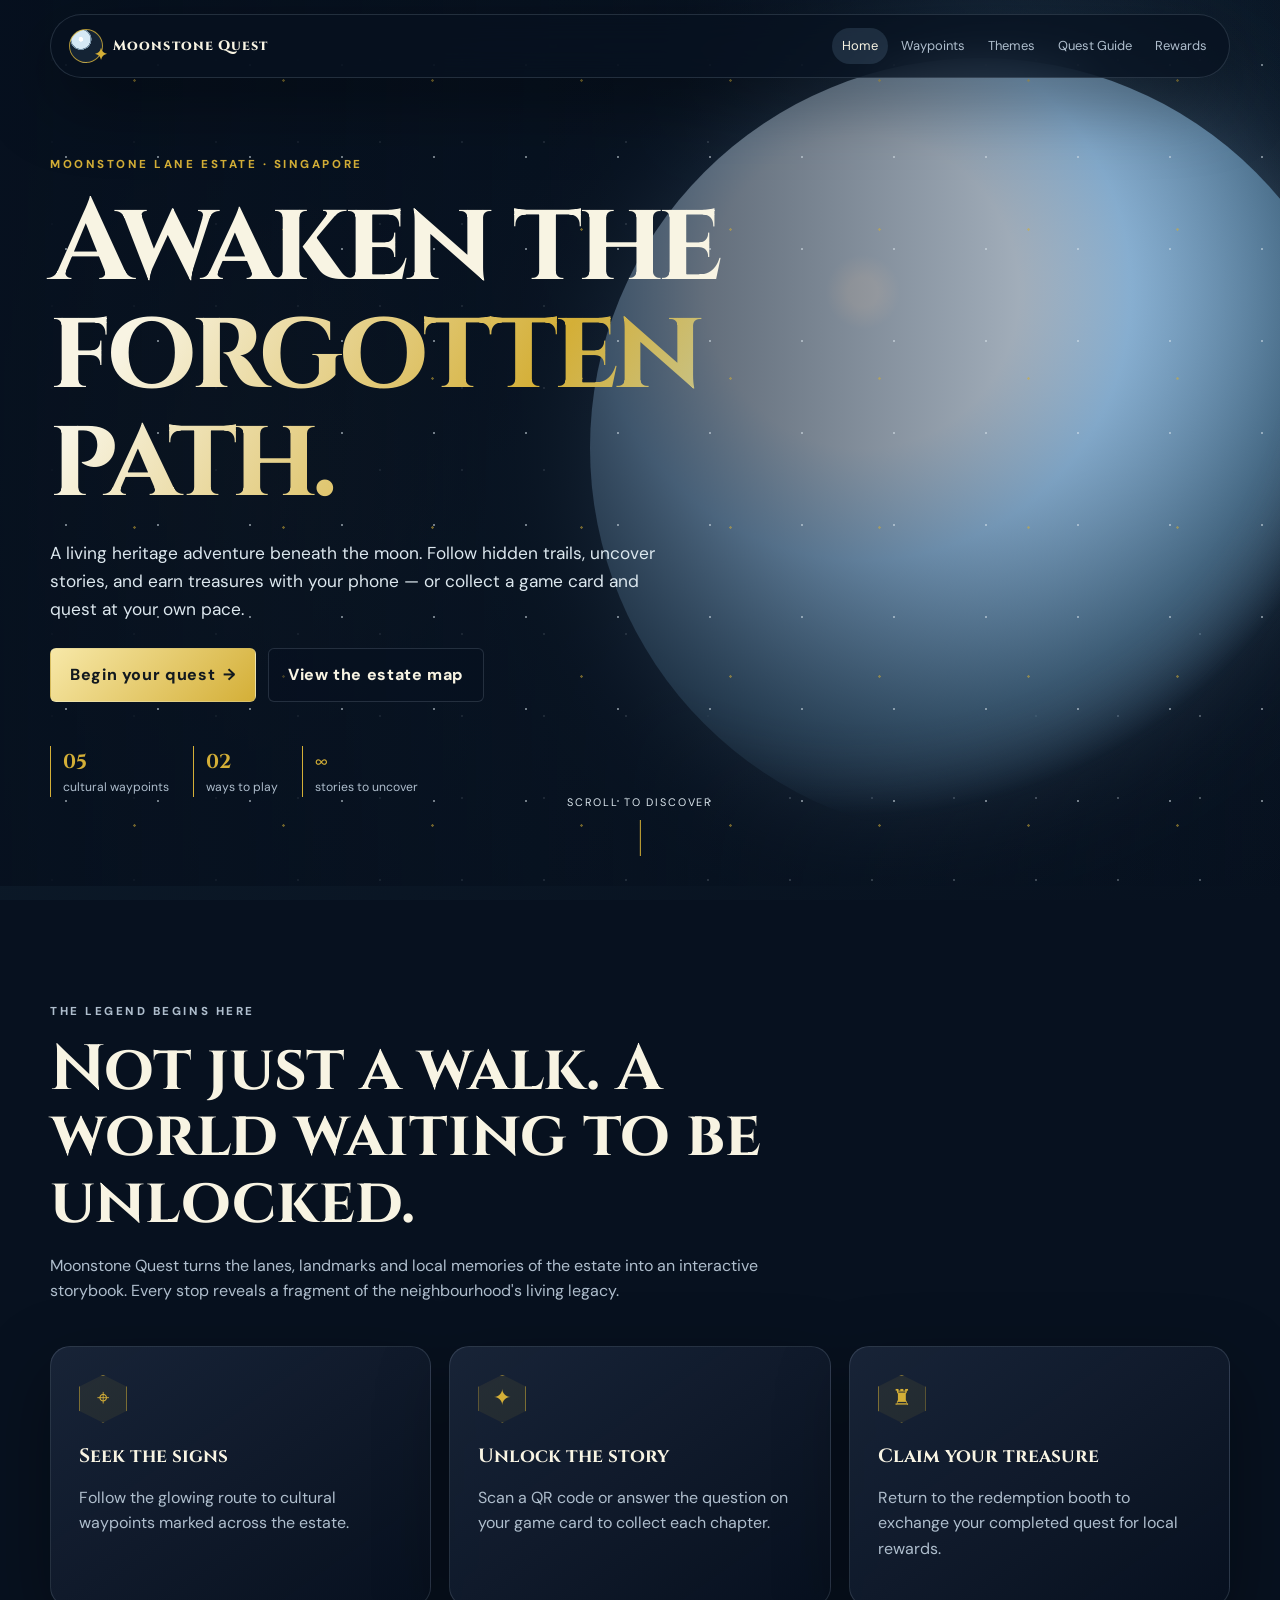
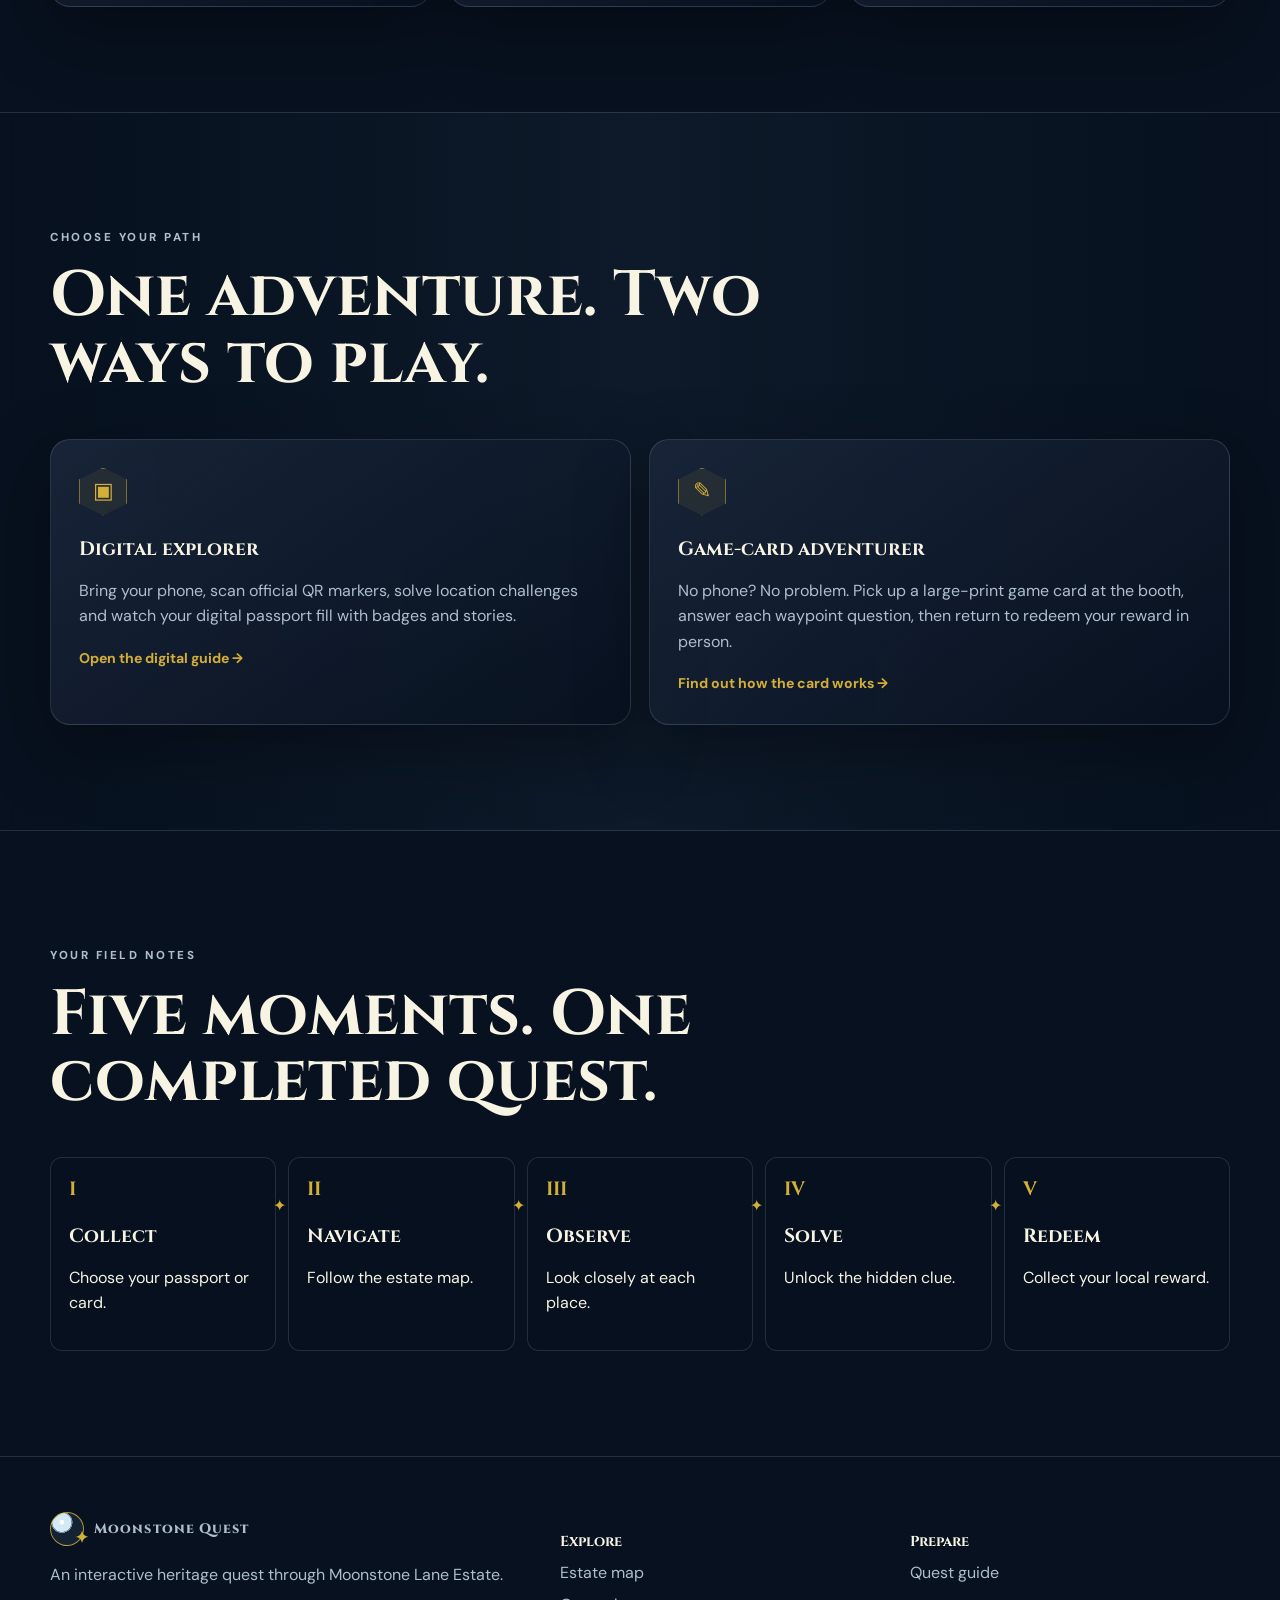
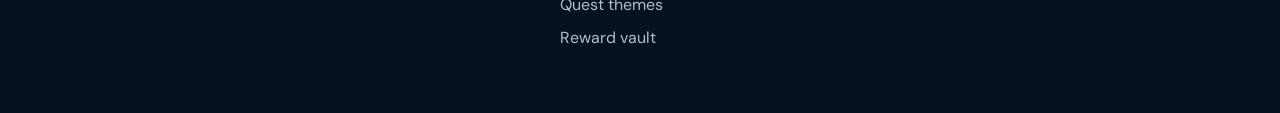
<file: index.html>
<!doctype html><html lang="en"><head><meta charset="utf-8"><meta name="viewport" content="width=device-width,initial-scale=1"><meta name="description" content="Moonstone Quest — a moonlit heritage adventure around Moonstone Lane Estate, Singapore."><title>Moonstone Quest | Heritage Awaits</title><link rel="stylesheet" href="assets/css/styles.css"></head><body><a class="skip-link" href="#main">Skip to content</a><header class="site-header"><div class="container nav-wrap"><a class="brand" href="index.html"><span class="brand-mark" aria-hidden="true"></span>Moonstone Quest</a><button class="menu-button" aria-expanded="false" aria-label="Open navigation">☰</button><nav class="nav-links" aria-label="Primary navigation"><a href="index.html" aria-current="page">Home</a><a href="waypoints.html">Waypoints</a><a href="themes.html">Themes</a><a href="quest.html">Quest Guide</a><a href="rewards.html">Rewards</a></nav></div></header><main id="main"><section class="hero"><div class="stars" aria-hidden="true"></div><div class="moon" aria-hidden="true"></div><div class="container"><p class="eyebrow">Moonstone Lane Estate · Singapore</p><h1>Awaken the <em>forgotten path.</em></h1><p class="hero-copy">A living heritage adventure beneath the moon. Follow hidden trails, uncover stories, and earn treasures with your phone — or collect a game card and quest at your own pace.</p><div class="hero-actions"><a class="button primary" href="quest.html">Begin your quest <span aria-hidden="true">→</span></a><a class="button secondary" href="waypoints.html">View the estate map</a></div><div class="stats"><div class="stat"><strong>05</strong><span>cultural waypoints</span></div><div class="stat"><strong>02</strong><span>ways to play</span></div><div class="stat"><strong>∞</strong><span>stories to uncover</span></div></div></div><div class="scroll-cue">Scroll to discover</div></section><section class="section reveal"><div class="container"><div class="section-head"><p class="eyebrow">The legend begins here</p><h2>Not just a walk. A world waiting to be unlocked.</h2><p>Moonstone Quest turns the lanes, landmarks and local memories of the estate into an interactive storybook. Every stop reveals a fragment of the neighbourhood's living legacy.</p></div><div class="grid-3"><article class="card"><div class="icon">⌖</div><h3>Seek the signs</h3><p>Follow the glowing route to cultural waypoints marked across the estate.</p></article><article class="card"><div class="icon">✦</div><h3>Unlock the story</h3><p>Scan a QR code or answer the question on your game card to collect each chapter.</p></article><article class="card"><div class="icon">♜</div><h3>Claim your treasure</h3><p>Return to the redemption booth to exchange your completed quest for local rewards.</p></article></div></div></section><section class="section alt reveal"><div class="container"><div class="section-head"><p class="eyebrow">Choose your path</p><h2>One adventure. Two ways to play.</h2></div><div class="grid-2"><article class="card"><div class="icon">▣</div><h3>Digital explorer</h3><p>Bring your phone, scan official QR markers, solve location challenges and watch your digital passport fill with badges and stories.</p><a class="card-link" href="quest.html">Open the digital guide →</a></article><article class="card"><div class="icon">✎</div><h3>Game-card adventurer</h3><p>No phone? No problem. Pick up a large-print game card at the booth, answer each waypoint question, then return to redeem your reward in person.</p><a class="card-link" href="quest.html#game-card">Find out how the card works →</a></article></div></div></section><section class="section reveal"><div class="container"><div class="section-head"><p class="eyebrow">Your field notes</p><h2>Five moments. One completed quest.</h2></div><div class="steps"><div class="step"><span class="step-no">I</span><h3>Collect</h3><p>Choose your passport or card.</p></div><div class="step"><span class="step-no">II</span><h3>Navigate</h3><p>Follow the estate map.</p></div><div class="step"><span class="step-no">III</span><h3>Observe</h3><p>Look closely at each place.</p></div><div class="step"><span class="step-no">IV</span><h3>Solve</h3><p>Unlock the hidden clue.</p></div><div class="step"><span class="step-no">V</span><h3>Redeem</h3><p>Collect your local reward.</p></div></div></div></section></main><footer class="footer"><div class="container footer-grid"><div><div class="brand"><span class="brand-mark" aria-hidden="true"></span>Moonstone Quest</div><p>An interactive heritage quest through Moonstone Lane Estate.</p></div><div><h3>Explore</h3><a href="waypoints.html">Estate map</a><a href="themes.html">Quest themes</a><a href="rewards.html">Reward vault</a></div><div><h3>Prepare</h3><a href="quest.html">Quest guide</a></div></div></footer><script src="assets/js/main.js"></script></body></html>
</file>
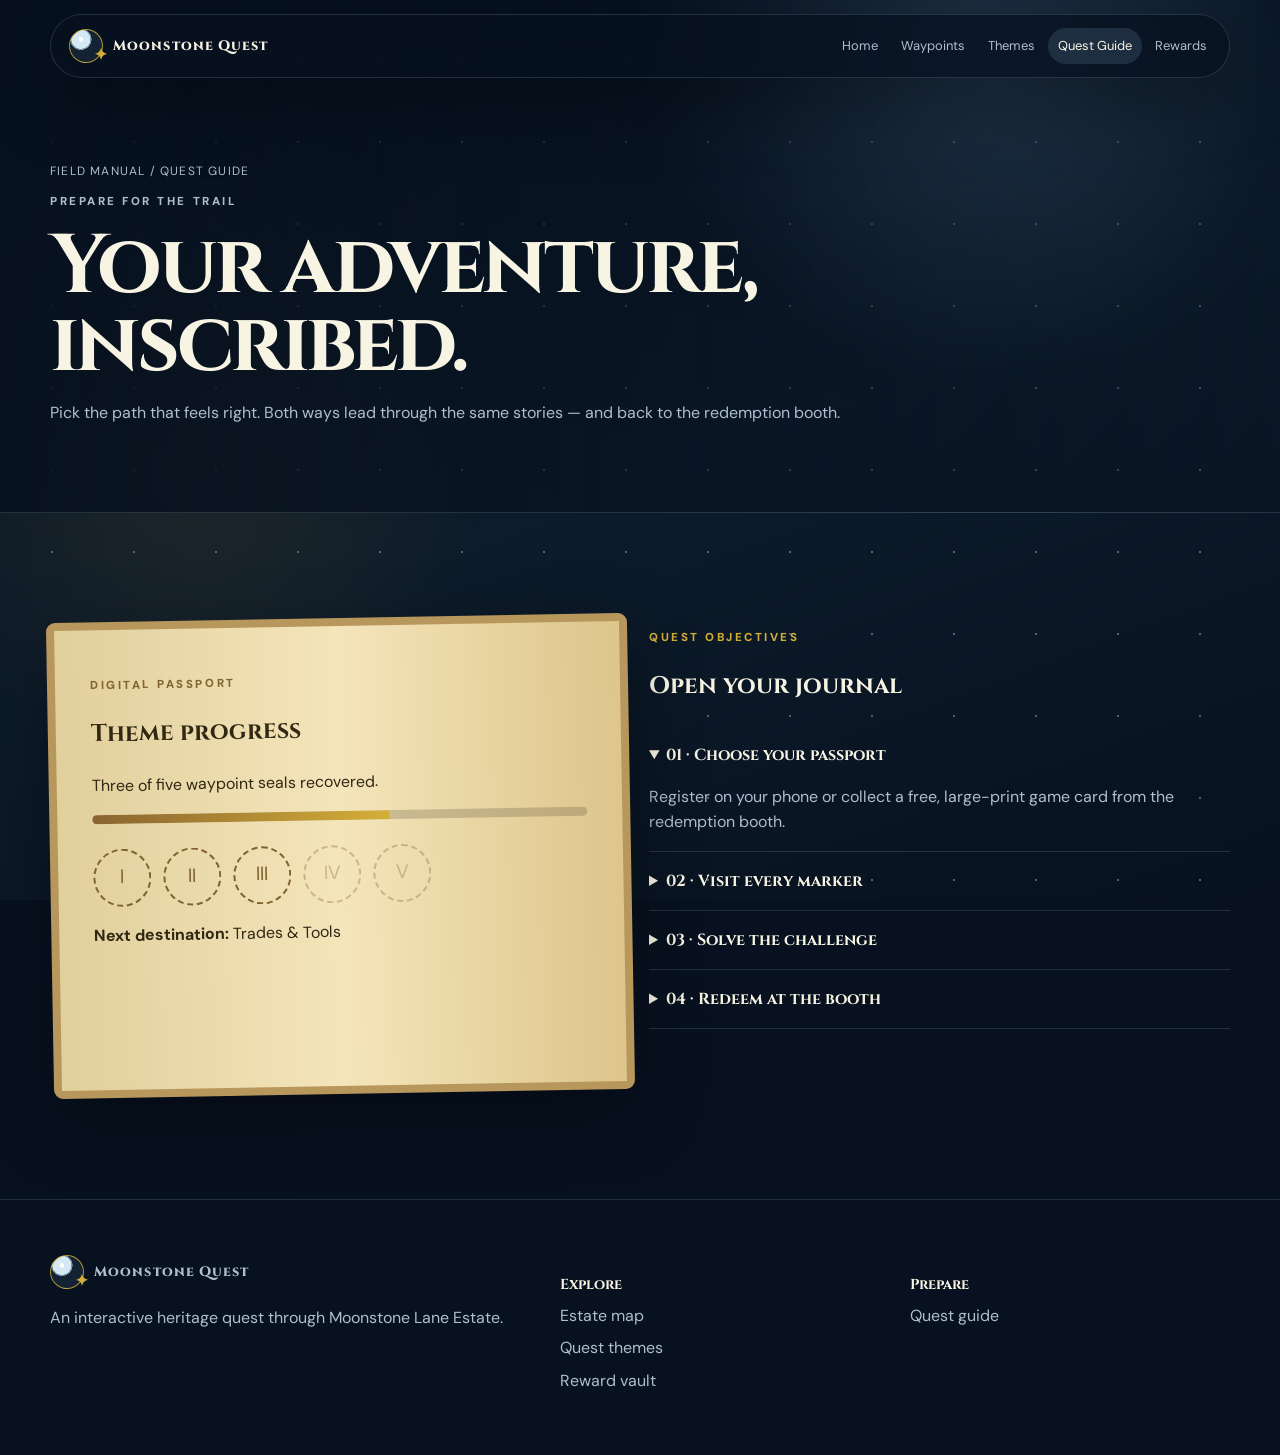
<file: quest.html>
<!doctype html><html lang="en"><head><meta charset="utf-8"><meta name="viewport" content="width=device-width,initial-scale=1"><title>Quest Guide | Moonstone Quest</title><link rel="stylesheet" href="assets/css/styles.css"></head><body><a class="skip-link" href="#main">Skip to content</a><header class="site-header"><div class="container nav-wrap"><a class="brand" href="index.html"><span class="brand-mark"></span>Moonstone Quest</a><button class="menu-button" aria-expanded="false" aria-label="Open navigation">☰</button><nav class="nav-links" aria-label="Primary navigation"><a href="index.html">Home</a><a href="waypoints.html">Waypoints</a><a href="themes.html">Themes</a><a href="quest.html" aria-current="page">Quest Guide</a><a href="rewards.html">Rewards</a></nav></div></header><main id="main"><section class="page-hero"><div class="container"><p class="breadcrumb">Field manual / Quest guide</p><p class="eyebrow">Prepare for the trail</p><h1>Your adventure, inscribed.</h1><p>Pick the path that feels right. Both ways lead through the same stories — and back to the redemption booth.</p></div></section><section class="section"><div class="container grid-2 reveal"><article class="journal"><div class="journal-inner"><p class="eyebrow" style="color:#80632e">Digital passport</p><h2>Theme progress</h2><p>Three of five waypoint seals recovered.</p><div class="progress-bar" aria-label="Quest progress: 60 percent"><span></span></div><div class="stamps"><span class="stamp">I</span><span class="stamp">II</span><span class="stamp">III</span><span class="stamp locked">IV</span><span class="stamp locked">V</span></div><p><strong>Next destination:</strong> Trades &amp; Tools</p></div></article><div><p class="eyebrow">Quest objectives</p><h2 style="font-family:Cinzel,serif">Open your journal</h2><details class="objective" open><summary>01 · Choose your passport</summary><p>Register on your phone or collect a free, large-print game card from the redemption booth.</p></details><details class="objective"><summary>02 · Visit every marker</summary><p>Use the map to find all five cultural waypoints at your own pace.</p></details><details class="objective"><summary>03 · Solve the challenge</summary><p>Scan and submit your answer, or write it clearly on your game card.</p></details><details class="objective" id="game-card"><summary>04 · Redeem at the booth</summary><p>Show your digital passport or hand in your completed game card to the quest steward for reward eligibility.</p></details></div></div></section></main><footer class="footer"><div class="container footer-grid"><div><div class="brand"><span class="brand-mark"></span>Moonstone Quest</div><p>An interactive heritage quest through Moonstone Lane Estate.</p></div><div><h3>Explore</h3><a href="waypoints.html">Estate map</a><a href="themes.html">Quest themes</a><a href="rewards.html">Reward vault</a></div><div><h3>Prepare</h3><a href="quest.html">Quest guide</a></div></div></footer><script src="assets/js/main.js"></script></body></html>
</file>
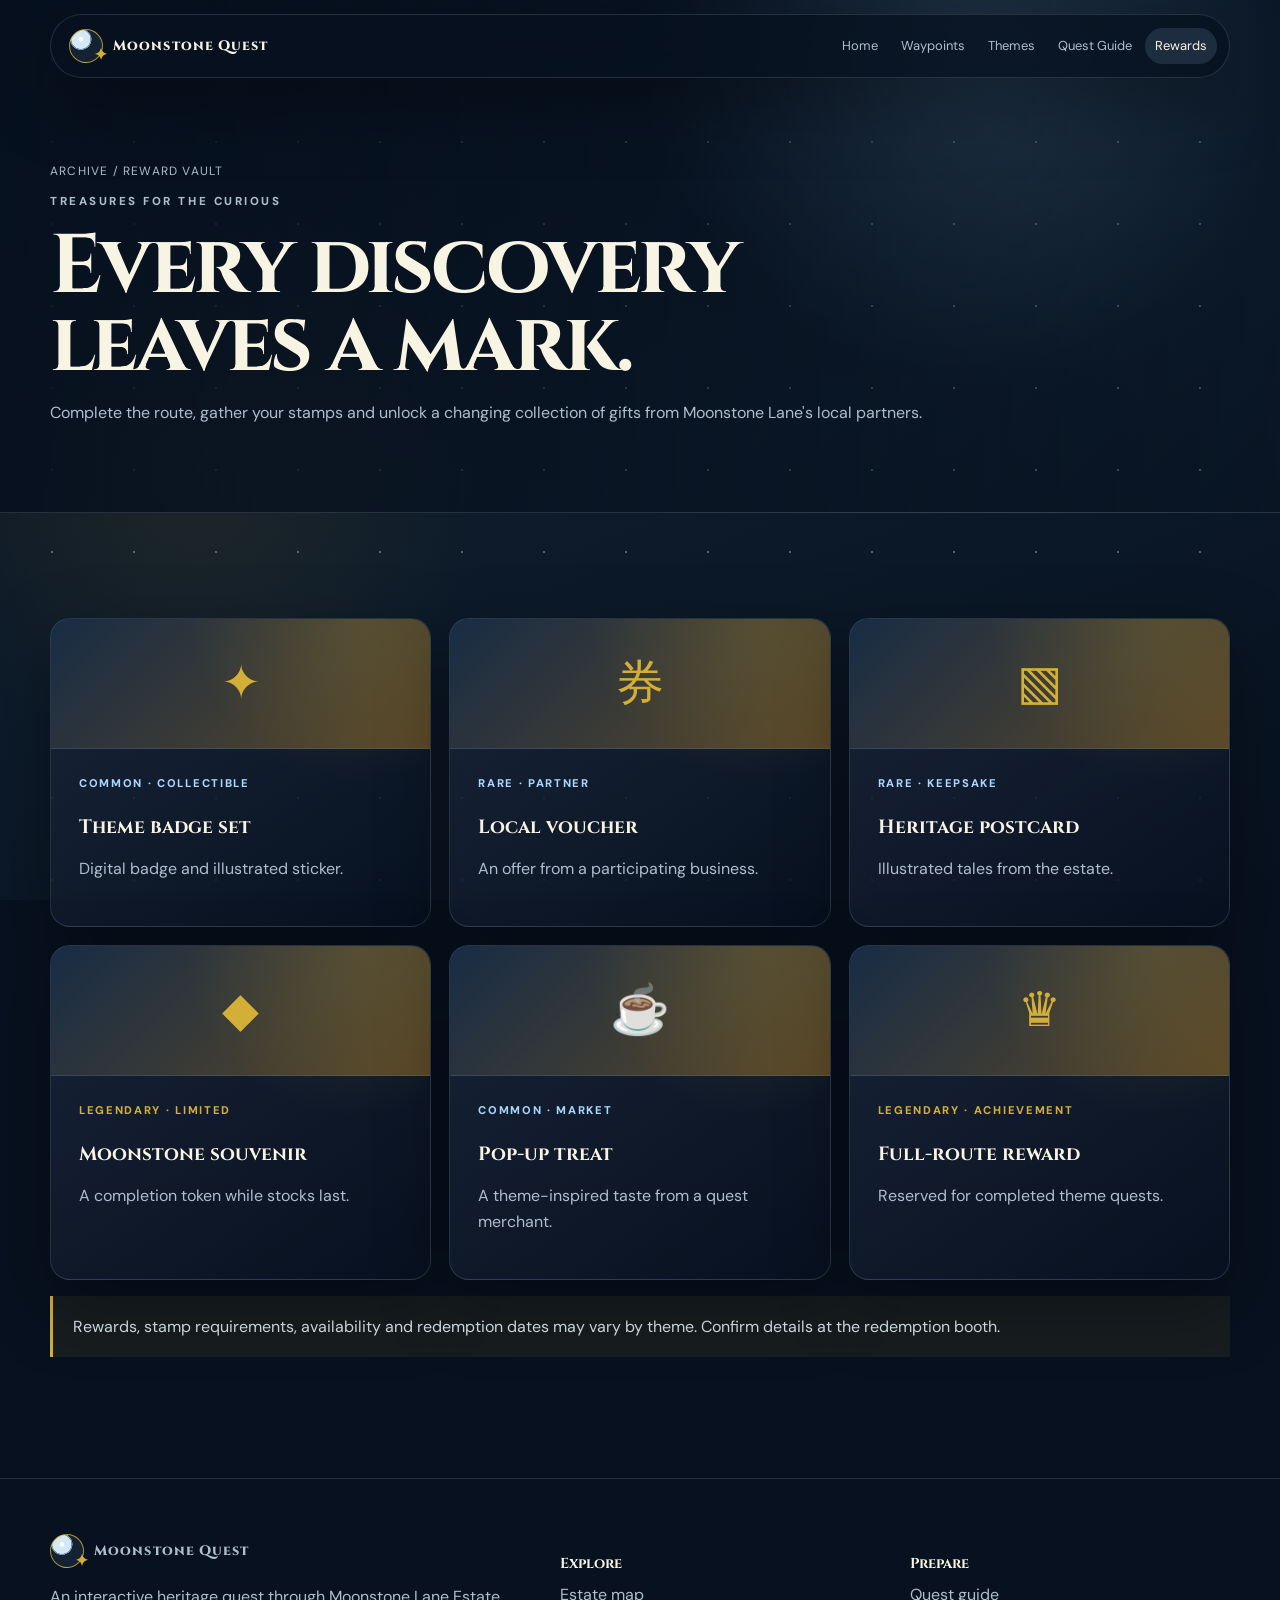
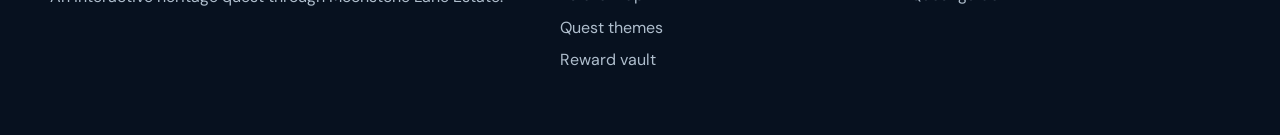
<file: rewards.html>
<!doctype html><html lang="en"><head><meta charset="utf-8"><meta name="viewport" content="width=device-width,initial-scale=1"><title>Reward Vault | Moonstone Quest</title><link rel="stylesheet" href="assets/css/styles.css"></head><body><a class="skip-link" href="#main">Skip to content</a><header class="site-header"><div class="container nav-wrap"><a class="brand" href="index.html"><span class="brand-mark"></span>Moonstone Quest</a><button class="menu-button" aria-expanded="false" aria-label="Open navigation">☰</button><nav class="nav-links" aria-label="Primary navigation"><a href="index.html">Home</a><a href="waypoints.html">Waypoints</a><a href="themes.html">Themes</a><a href="quest.html">Quest Guide</a><a href="rewards.html" aria-current="page">Rewards</a></nav></div></header><main id="main"><section class="page-hero"><div class="container"><p class="breadcrumb">Archive / Reward vault</p><p class="eyebrow">Treasures for the curious</p><h1>Every discovery leaves a mark.</h1><p>Complete the route, gather your stamps and unlock a changing collection of gifts from Moonstone Lane's local partners.</p></div></section><section class="section"><div class="container"><div class="grid-3 reveal"><article class="card reward"><div class="reward-art">✦</div><span class="rarity">COMMON · COLLECTIBLE</span><h3>Theme badge set</h3><p>Digital badge and illustrated sticker.</p></article><article class="card reward"><div class="reward-art">券</div><span class="rarity">RARE · PARTNER</span><h3>Local voucher</h3><p>An offer from a participating business.</p></article><article class="card reward"><div class="reward-art">▧</div><span class="rarity">RARE · KEEPSAKE</span><h3>Heritage postcard</h3><p>Illustrated tales from the estate.</p></article><article class="card reward"><div class="reward-art">◆</div><span class="rarity legendary">LEGENDARY · LIMITED</span><h3>Moonstone souvenir</h3><p>A completion token while stocks last.</p></article><article class="card reward"><div class="reward-art">☕</div><span class="rarity">COMMON · MARKET</span><h3>Pop-up treat</h3><p>A theme-inspired taste from a quest merchant.</p></article><article class="card reward"><div class="reward-art">♛</div><span class="rarity legendary">LEGENDARY · ACHIEVEMENT</span><h3>Full-route reward</h3><p>Reserved for completed theme quests.</p></article></div><p class="notice">Rewards, stamp requirements, availability and redemption dates may vary by theme. Confirm details at the redemption booth.</p></div></section></main><footer class="footer"><div class="container footer-grid"><div><div class="brand"><span class="brand-mark"></span>Moonstone Quest</div><p>An interactive heritage quest through Moonstone Lane Estate.</p></div><div><h3>Explore</h3><a href="waypoints.html">Estate map</a><a href="themes.html">Quest themes</a><a href="rewards.html">Reward vault</a></div><div><h3>Prepare</h3><a href="quest.html">Quest guide</a></div></div></footer><script src="assets/js/main.js"></script></body></html>
</file>
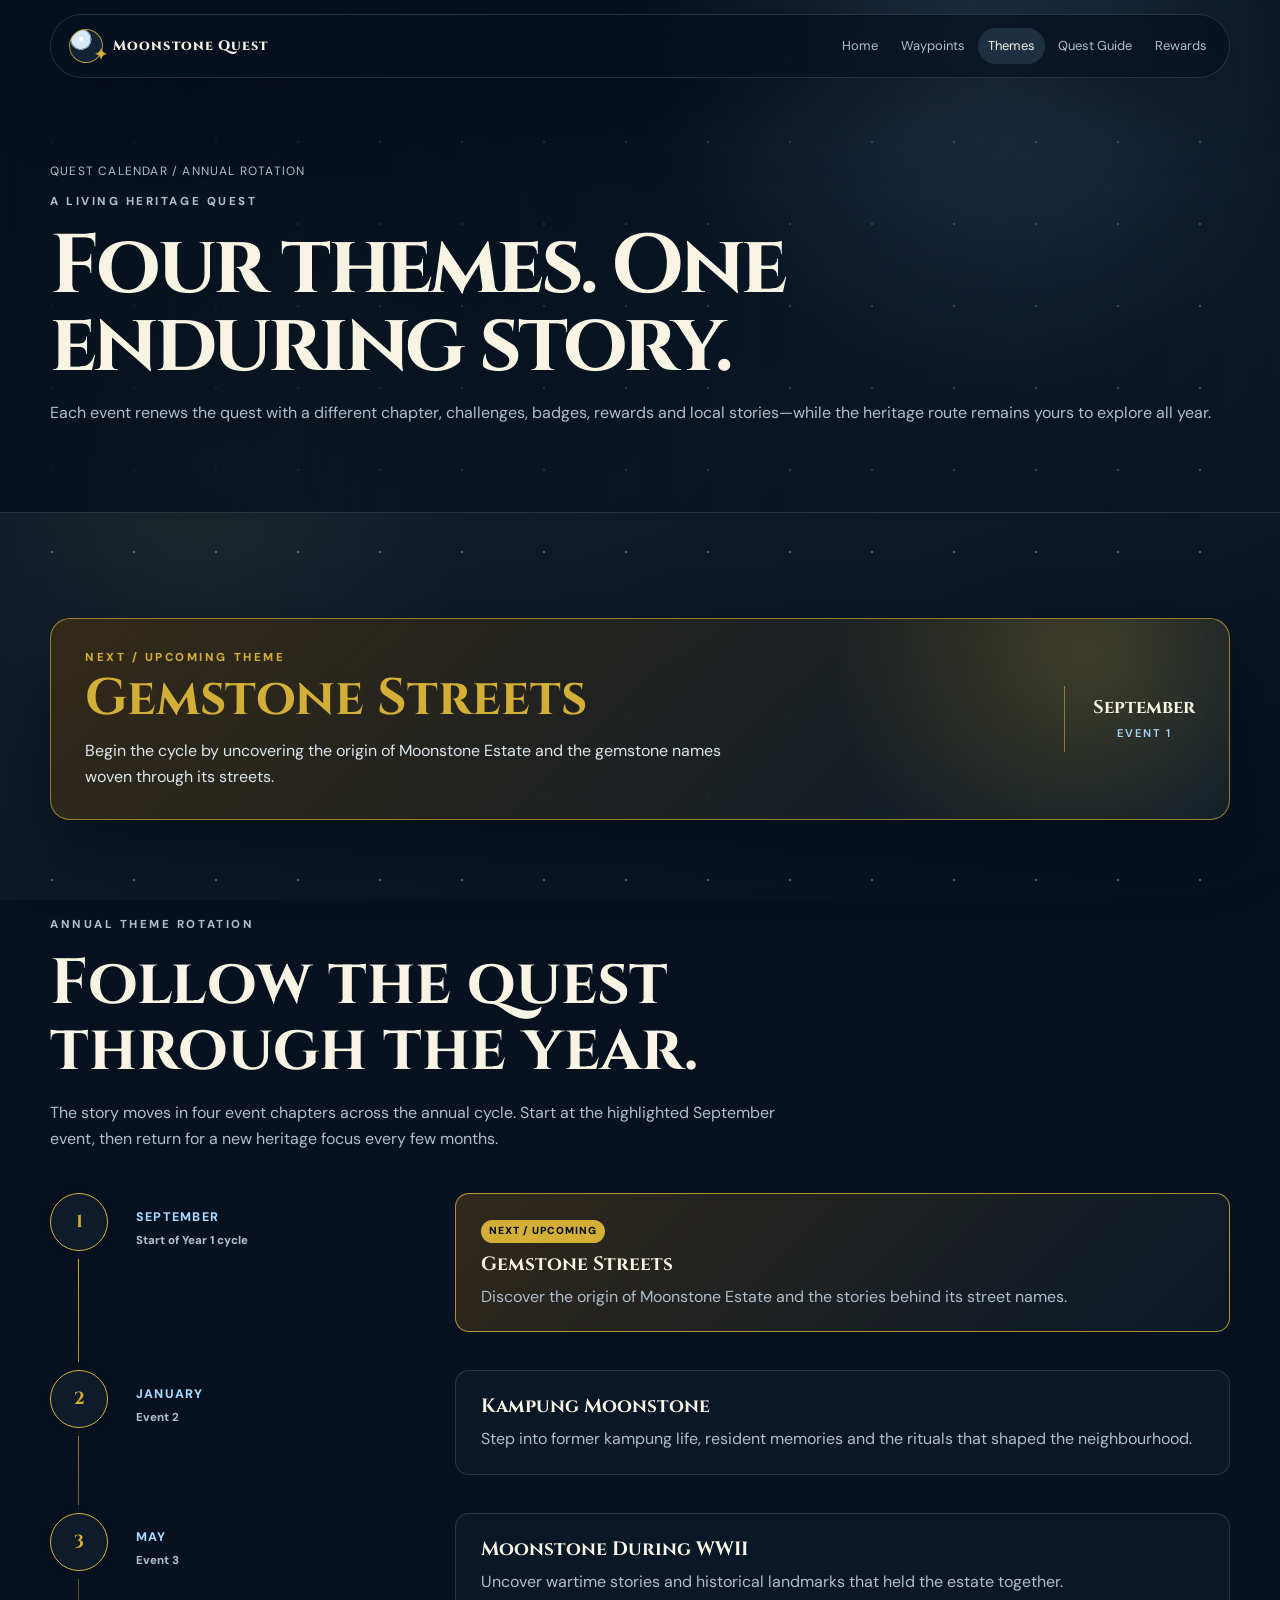
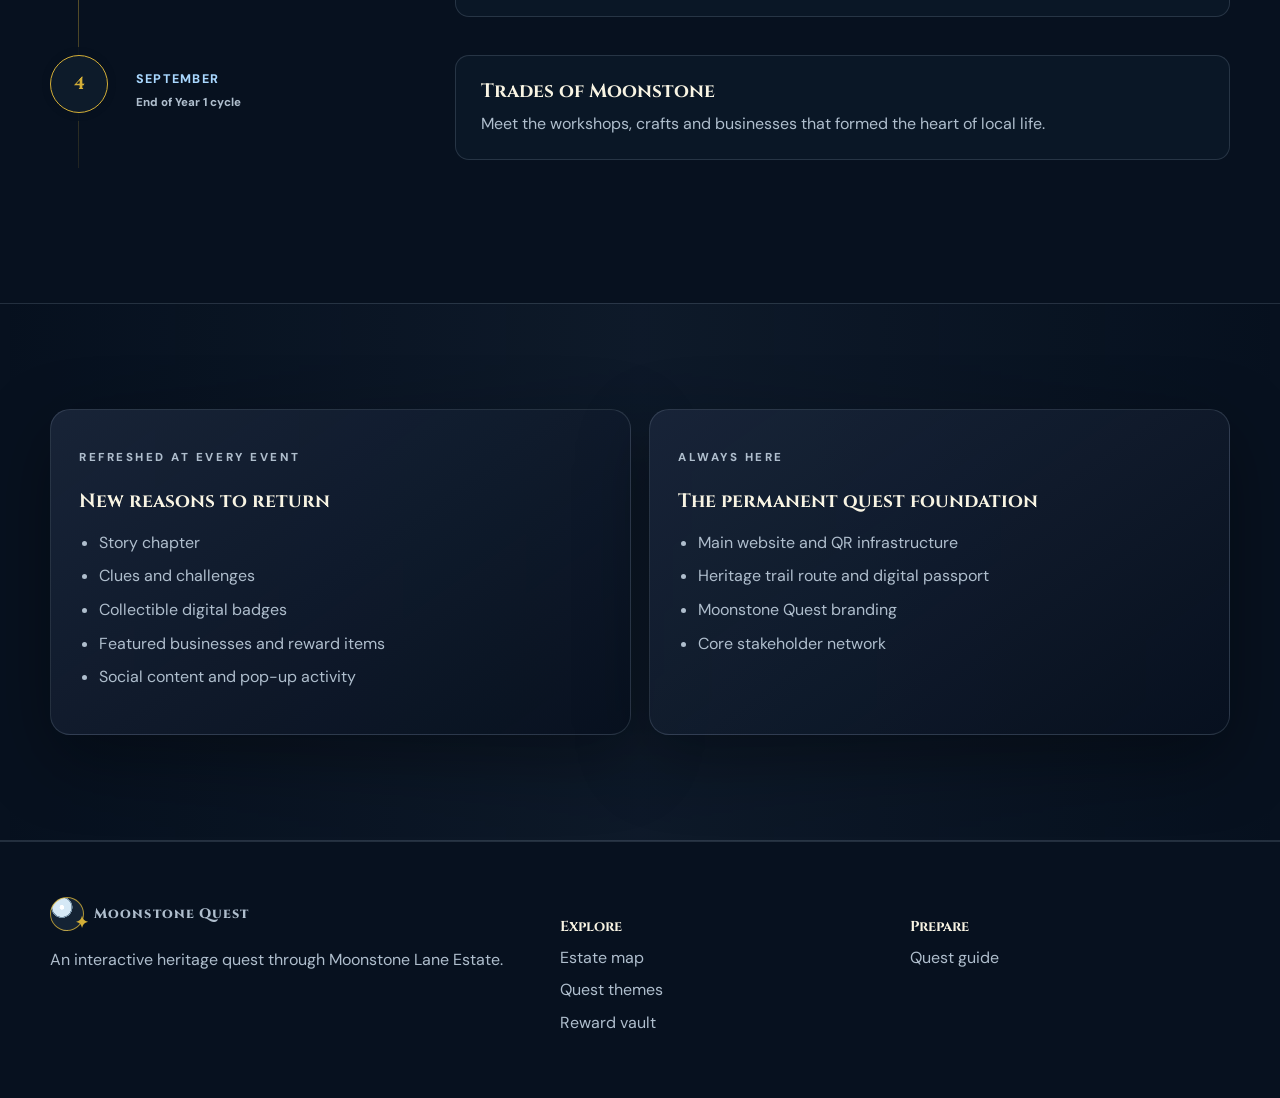
<file: themes.html>
<!doctype html>
<html lang="en">
<head><meta charset="utf-8"><meta name="viewport" content="width=device-width,initial-scale=1"><meta name="description" content="Moonstone Quest annual theme rotation."><title>Quest Themes | Moonstone Quest</title><link rel="stylesheet" href="assets/css/styles.css"></head>
<body>
<a class="skip-link" href="#main">Skip to content</a>
<header class="site-header"><div class="container nav-wrap"><a class="brand" href="index.html"><span class="brand-mark" aria-hidden="true"></span>Moonstone Quest</a><button class="menu-button" aria-expanded="false" aria-label="Open navigation">☰</button><nav class="nav-links" aria-label="Primary navigation"><a href="index.html">Home</a><a href="waypoints.html">Waypoints</a><a href="themes.html" aria-current="page">Themes</a><a href="quest.html">Quest Guide</a><a href="rewards.html">Rewards</a></nav></div></header>
<main id="main">
  <section class="page-hero"><div class="container"><p class="breadcrumb">Quest calendar / Annual rotation</p><p class="eyebrow">A living heritage quest</p><h1>Four themes. One enduring story.</h1><p>Each event renews the quest with a different chapter, challenges, badges, rewards and local stories—while the heritage route remains yours to explore all year.</p></div></section>
  <section class="section"><div class="container">
    <div class="upcoming-card reveal"><div><p class="eyebrow">Next / upcoming theme</p><h2>Gemstone Streets</h2><p>Begin the cycle by uncovering the origin of Moonstone Estate and the gemstone names woven through its streets.</p></div><span class="upcoming-date">September<br><small>Event 1</small></span></div>
    <div class="section-head"><p class="eyebrow">Annual theme rotation</p><h2>Follow the quest through the year.</h2><p>The story moves in four event chapters across the annual cycle. Start at the highlighted September event, then return for a new heritage focus every few months.</p></div>
    <ol class="theme-timeline reveal" aria-label="Annual quest theme timeline">
      <li class="theme-event is-upcoming"><div class="timeline-marker" aria-hidden="true">1</div><div class="event-period">SEPTEMBER <span>Start of Year 1 cycle</span></div><article><span class="status-pill">NEXT / UPCOMING</span><h3>Gemstone Streets</h3><p>Discover the origin of Moonstone Estate and the stories behind its street names.</p></article></li>
      <li class="theme-event"><div class="timeline-marker" aria-hidden="true">2</div><div class="event-period">JANUARY <span>Event 2</span></div><article><h3>Kampung Moonstone</h3><p>Step into former kampung life, resident memories and the rituals that shaped the neighbourhood.</p></article></li>
      <li class="theme-event"><div class="timeline-marker" aria-hidden="true">3</div><div class="event-period">MAY <span>Event 3</span></div><article><h3>Moonstone During WWII</h3><p>Uncover wartime stories and historical landmarks that held the estate together.</p></article></li>
      <li class="theme-event"><div class="timeline-marker" aria-hidden="true">4</div><div class="event-period">SEPTEMBER <span>End of Year 1 cycle</span></div><article><h3>Trades of Moonstone</h3><p>Meet the workshops, crafts and businesses that formed the heart of local life.</p></article></li>
    </ol>
  </div></section>
  <section class="section alt"><div class="container grid-2 reveal"><article class="card"><p class="eyebrow">Refreshed at every event</p><h3>New reasons to return</h3><ul class="feature-list"><li>Story chapter</li><li>Clues and challenges</li><li>Collectible digital badges</li><li>Featured businesses and reward items</li><li>Social content and pop-up activity</li></ul></article><article class="card"><p class="eyebrow">Always here</p><h3>The permanent quest foundation</h3><ul class="feature-list"><li>Main website and QR infrastructure</li><li>Heritage trail route and digital passport</li><li>Moonstone Quest branding</li><li>Core stakeholder network</li></ul></article></div></section>
</main>
<footer class="footer"><div class="container footer-grid"><div><div class="brand"><span class="brand-mark" aria-hidden="true"></span>Moonstone Quest</div><p>An interactive heritage quest through Moonstone Lane Estate.</p></div><div><h3>Explore</h3><a href="waypoints.html">Estate map</a><a href="themes.html">Quest themes</a><a href="rewards.html">Reward vault</a></div><div><h3>Prepare</h3><a href="quest.html">Quest guide</a></div></div></footer><script src="assets/js/main.js"></script>
</body></html>
</file>
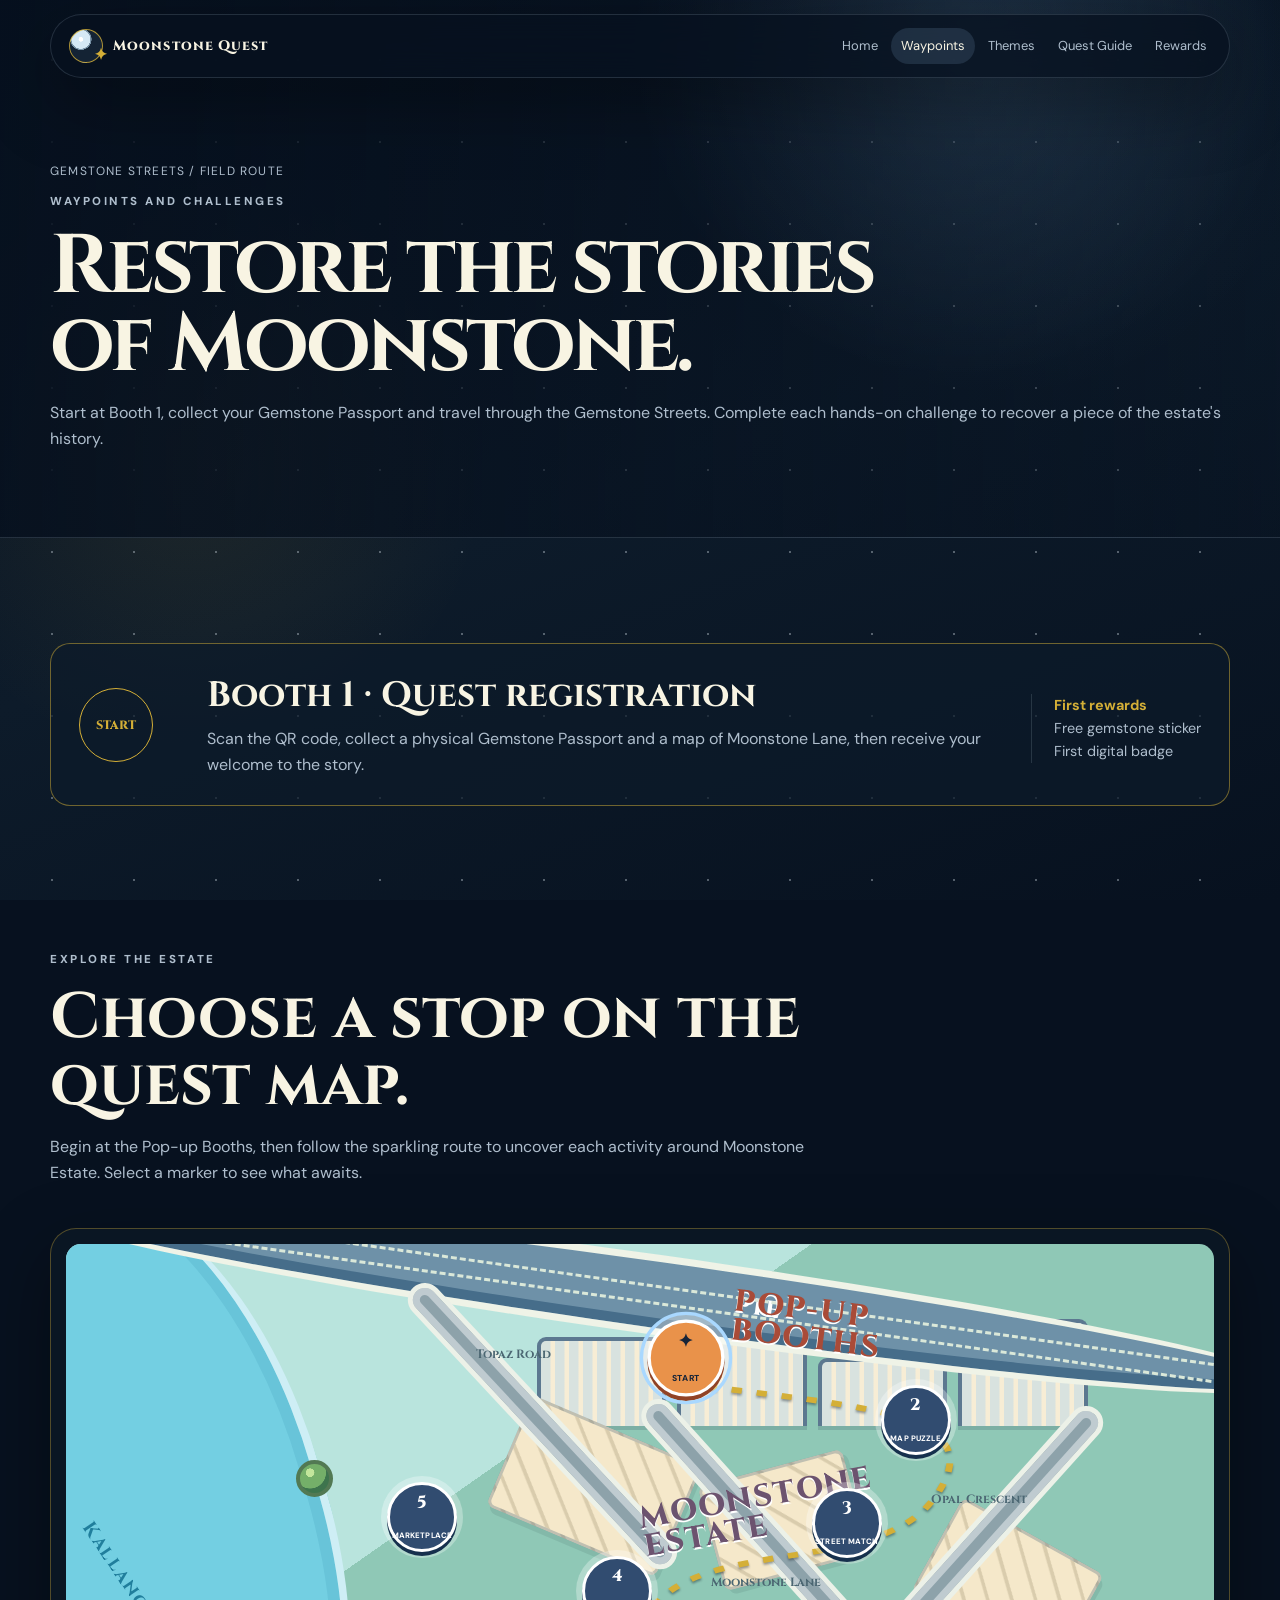
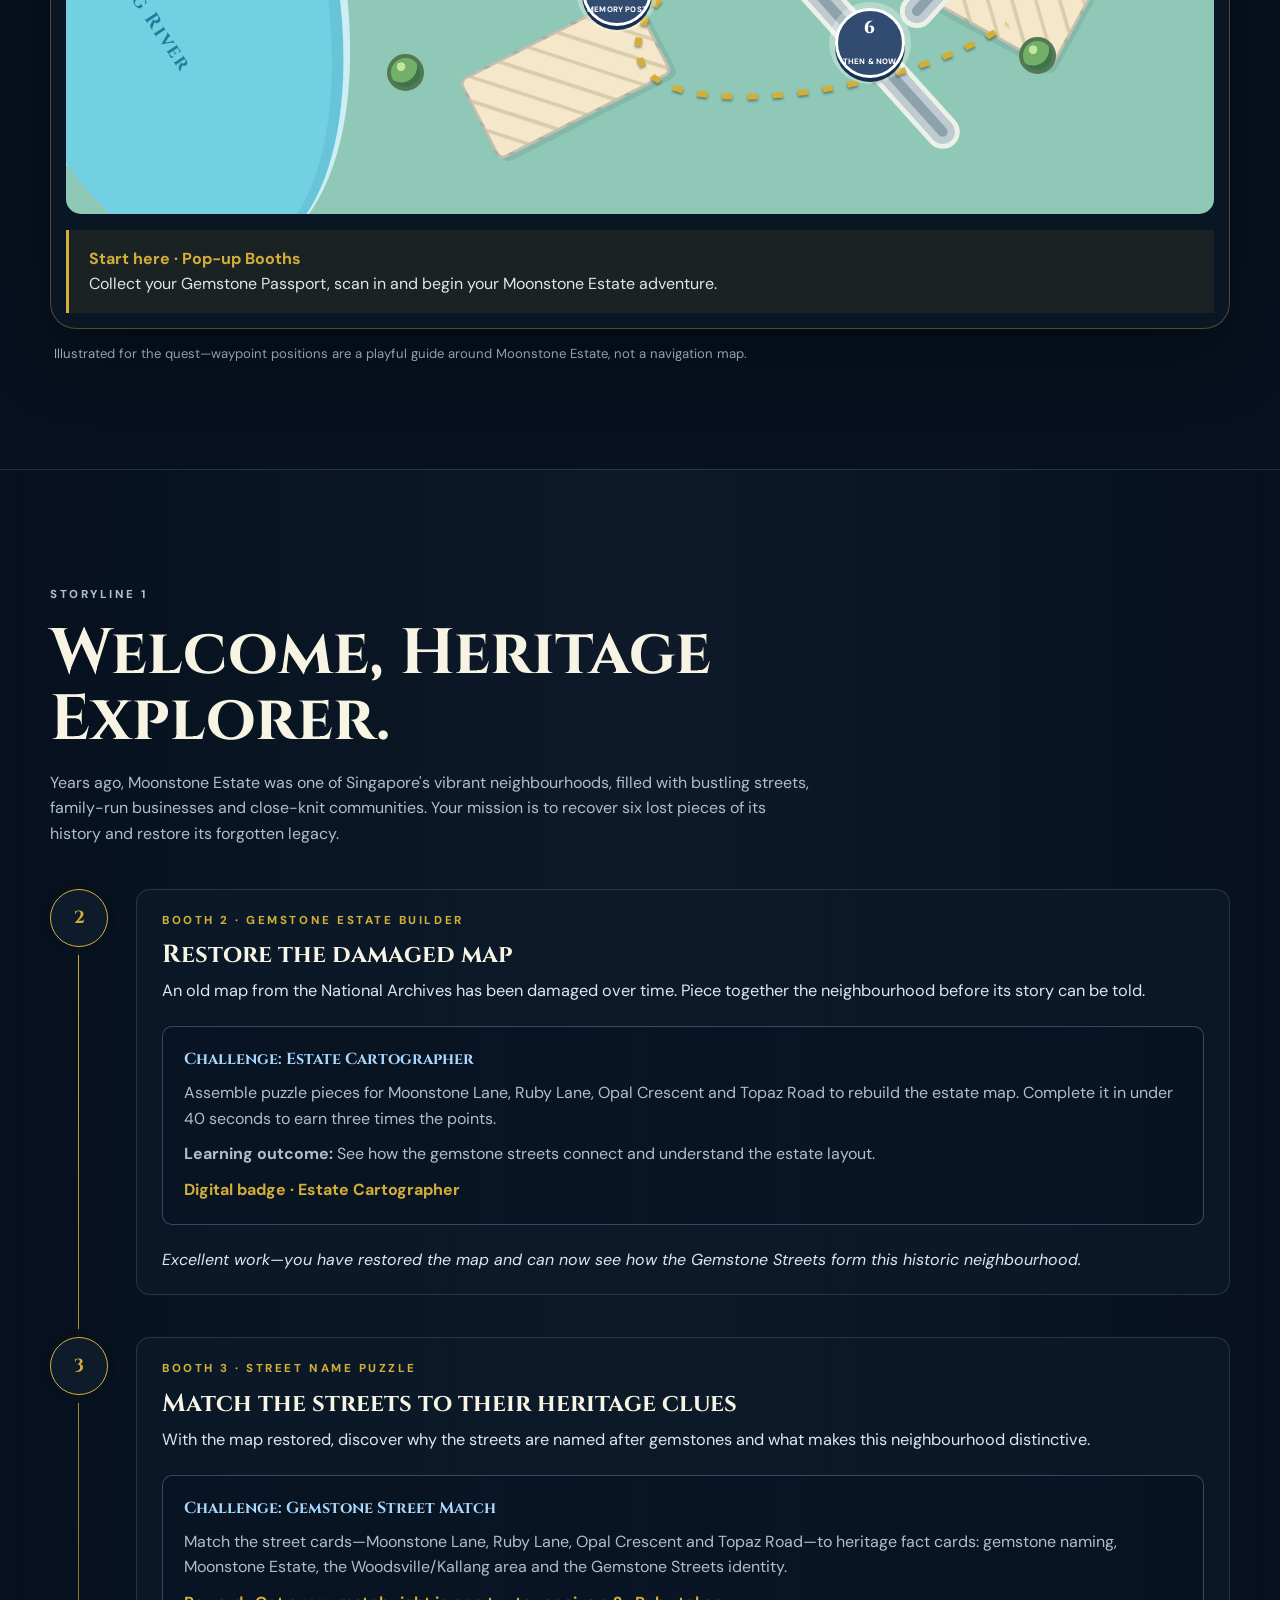
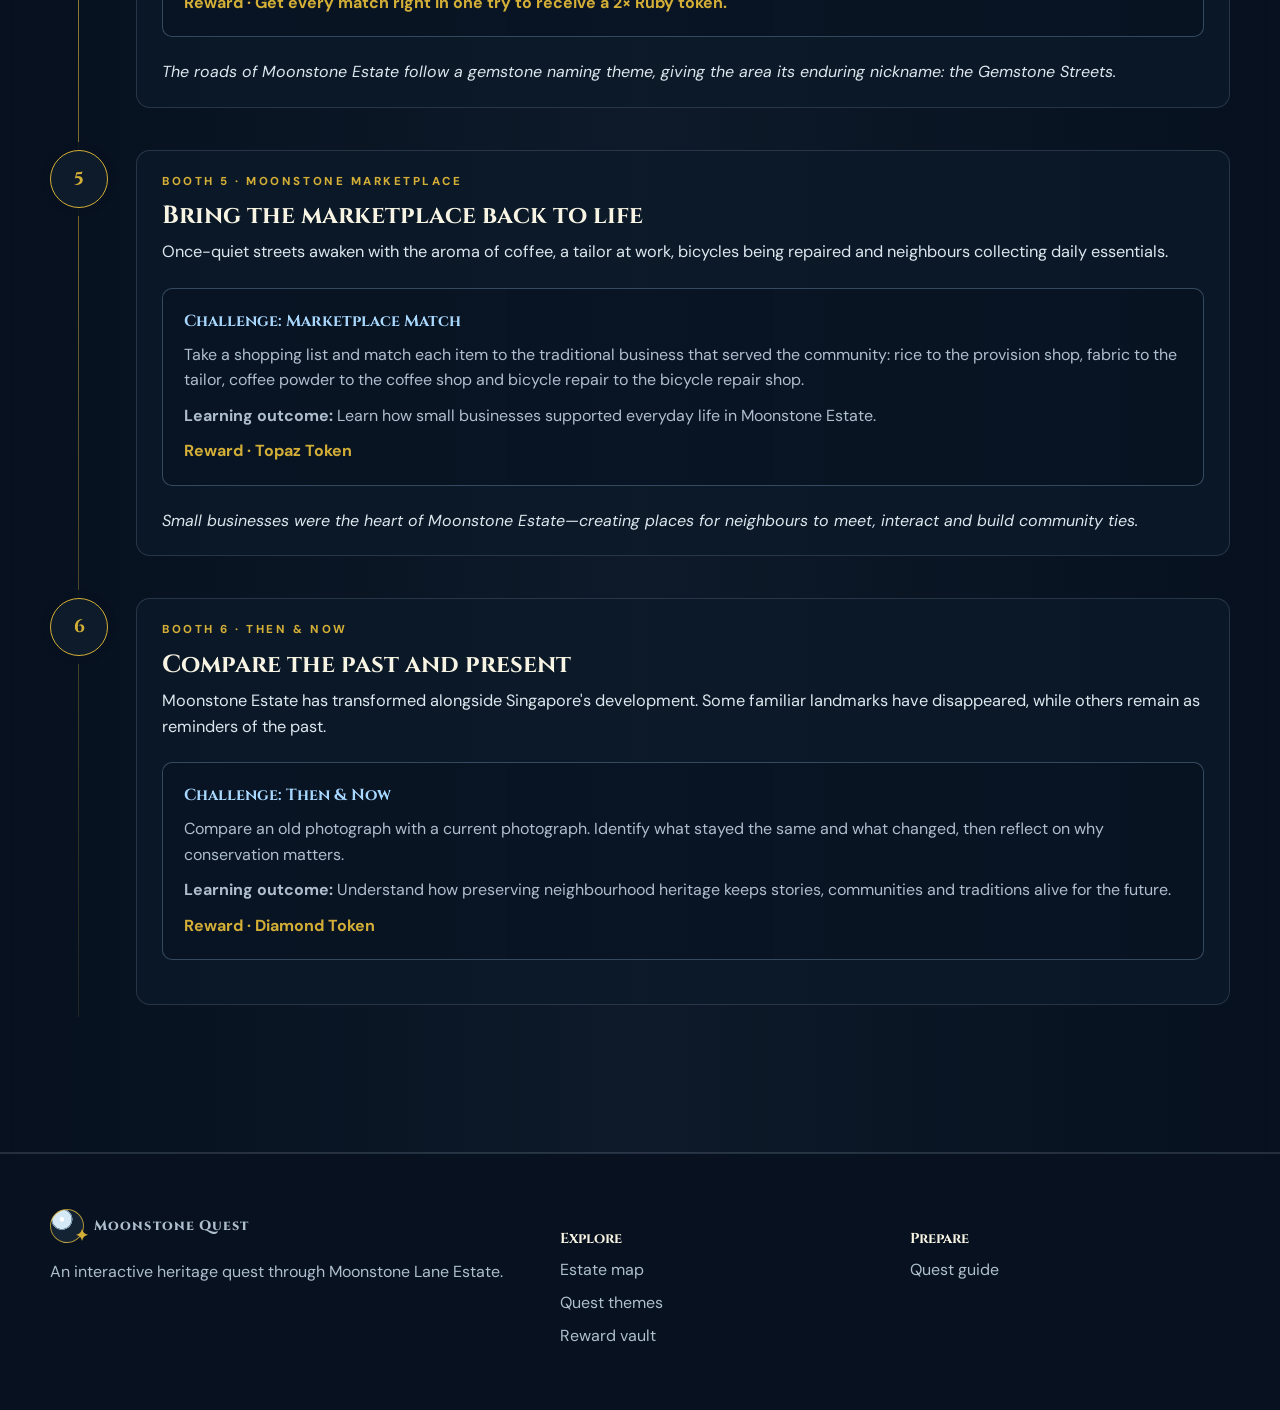
<file: waypoints.html>
<!doctype html>
<html lang="en">
<head><meta charset="utf-8"><meta name="viewport" content="width=device-width,initial-scale=1"><meta name="description" content="Gemstone Streets waypoints and challenges for Moonstone Quest."><title>Gemstone Streets Waypoints | Moonstone Quest</title><link rel="stylesheet" href="assets/css/styles.css"></head>
<body>
<a class="skip-link" href="#main">Skip to content</a>
<header class="site-header"><div class="container nav-wrap"><a class="brand" href="index.html"><span class="brand-mark" aria-hidden="true"></span>Moonstone Quest</a><button class="menu-button" aria-expanded="false" aria-label="Open navigation">☰</button><nav class="nav-links" aria-label="Primary navigation"><a href="index.html">Home</a><a href="waypoints.html" aria-current="page">Waypoints</a><a href="themes.html">Themes</a><a href="quest.html">Quest Guide</a><a href="rewards.html">Rewards</a></nav></div></header>
<main id="main">
  <section class="page-hero"><div class="container"><p class="breadcrumb">Gemstone Streets / Field route</p><p class="eyebrow">Waypoints and challenges</p><h1>Restore the stories of Moonstone.</h1><p>Start at Booth 1, collect your Gemstone Passport and travel through the Gemstone Streets. Complete each hands-on challenge to recover a piece of the estate's history.</p></div></section>
  <section class="section"><div class="container"><div class="route-intro reveal"><span>START</span><div><h2>Booth 1 · Quest registration</h2><p>Scan the QR code, collect a physical Gemstone Passport and a map of Moonstone Lane, then receive your welcome to the story.</p></div><p class="route-reward"><strong>First rewards</strong>Free gemstone sticker<br>First digital badge</p></div></div></div></section>
  <section class="section estate-map-section"><div class="container">
    <div class="section-head"><p class="eyebrow">Explore the estate</p><h2>Choose a stop on the quest map.</h2><p>Begin at the Pop-up Booths, then follow the sparkling route to uncover each activity around Moonstone Estate. Select a marker to see what awaits.</p></div>
    <div class="map-shell reveal">
      <div class="map" role="region" aria-label="Interactive cartoon map of Moonstone Estate waypoints">
        <div class="map-skyline" aria-hidden="true"><span></span><span></span><span></span><span></span></div>
        <div class="map-river" aria-hidden="true"><span>Kallang River</span></div><div class="map-pie" aria-hidden="true"><span>PIE</span></div>
        <div class="map-road moonstone-road" aria-hidden="true"><span>Moonstone Lane</span></div><div class="map-road opal-road" aria-hidden="true"><span>Opal Crescent</span></div><div class="map-road topaz-road" aria-hidden="true"><span>Topaz Road</span></div>
        <div class="estate-block block-one" aria-hidden="true"></div><div class="estate-block block-two" aria-hidden="true"></div><div class="estate-block block-three" aria-hidden="true"></div><div class="estate-block block-four" aria-hidden="true"></div><div class="estate-tree tree-one" aria-hidden="true"></div><div class="estate-tree tree-two" aria-hidden="true"></div><div class="estate-tree tree-three" aria-hidden="true"></div>
        <svg class="map-route" viewBox="0 0 1000 600" preserveAspectRatio="none" aria-hidden="true"><path d="M558 150 C700 172 810 180 756 268 S525 300 500 410 S730 477 820 400" /></svg>
        <button class="node start-node" type="button" style="left:54%;top:20%" aria-pressed="true" data-title="Start here · Pop-up Booths" data-story="Collect your Gemstone Passport, scan in and begin your Moonstone Estate adventure."><span>✦</span><b>Start</b></button>
        <button class="node" type="button" style="left:74%;top:31%" aria-pressed="false" data-title="Booth 2 · Estate Builder" data-story="Rebuild the Gemstone Streets map and earn the Estate Cartographer badge."><span>2</span><b>Map puzzle</b></button>
        <button class="node" type="button" style="left:68%;top:49%" aria-pressed="false" data-title="Booth 3 · Street Name Puzzle" data-story="Match gemstone street names with their heritage clues."><span>3</span><b>Street match</b></button>
        <button class="node" type="button" style="left:48%;top:61%" aria-pressed="false" data-title="Booth 4 · Memory Post" data-story="Leave a Moonstone memory for the neighbourhood story wall."><span>4</span><b>Memory post</b></button>
        <button class="node" type="button" style="left:31%;top:48%" aria-pressed="false" data-title="Booth 5 · Moonstone Marketplace" data-story="Match everyday essentials with the traditional businesses that served the community."><span>5</span><b>Marketplace</b></button>
        <button class="node" type="button" style="left:70%;top:70%" aria-pressed="false" data-title="Booth 6 · Then &amp; Now" data-story="Compare historic and present-day scenes to uncover how the estate has changed."><span>6</span><b>Then &amp; now</b></button>
        <p class="map-label estate-label">Moonstone<br>Estate</p><p class="map-label popup-label">Pop-up<br>Booths</p>
      </div>
      <div class="map-info" aria-live="polite"><strong>Start here · Pop-up Booths</strong><span>Collect your Gemstone Passport, scan in and begin your Moonstone Estate adventure.</span></div>
    </div>
    <p class="map-note">Illustrated for the quest—waypoint positions are a playful guide around Moonstone Estate, not a navigation map.</p>
  </div></section>
  <section class="section alt"><div class="container"><div class="section-head"><p class="eyebrow">Storyline 1</p><h2>Welcome, Heritage Explorer.</h2><p>Years ago, Moonstone Estate was one of Singapore's vibrant neighbourhoods, filled with bustling streets, family-run businesses and close-knit communities. Your mission is to recover six lost pieces of its history and restore its forgotten legacy.</p></div>
    <ol class="waypoint-timeline reveal">
      <li class="waypoint"><div class="waypoint-number">2</div><article><p class="eyebrow">Booth 2 · Gemstone Estate Builder</p><h3>Restore the damaged map</h3><p class="story-copy">An old map from the National Archives has been damaged over time. Piece together the neighbourhood before its story can be told.</p><div class="challenge"><h4>Challenge: Estate Cartographer</h4><p>Assemble puzzle pieces for Moonstone Lane, Ruby Lane, Opal Crescent and Topaz Road to rebuild the estate map. Complete it in under 40 seconds to earn three times the points.</p><p><strong>Learning outcome:</strong> See how the gemstone streets connect and understand the estate layout.</p><p class="token">Digital badge · Estate Cartographer</p></div><p class="waypoint-close">Excellent work—you have restored the map and can now see how the Gemstone Streets form this historic neighbourhood.</p></article></li>
      <li class="waypoint"><div class="waypoint-number">3</div><article><p class="eyebrow">Booth 3 · Street Name Puzzle</p><h3>Match the streets to their heritage clues</h3><p class="story-copy">With the map restored, discover why the streets are named after gemstones and what makes this neighbourhood distinctive.</p><div class="challenge"><h4>Challenge: Gemstone Street Match</h4><p>Match the street cards—Moonstone Lane, Ruby Lane, Opal Crescent and Topaz Road—to heritage fact cards: gemstone naming, Moonstone Estate, the Woodsville/Kallang area and the Gemstone Streets identity.</p><p class="token">Reward · Get every match right in one try to receive a 2× Ruby token.</p></div><p class="waypoint-close">The roads of Moonstone Estate follow a gemstone naming theme, giving the area its enduring nickname: the Gemstone Streets.</p></article></li>
      <li class="waypoint"><div class="waypoint-number">5</div><article><p class="eyebrow">Booth 5 · Moonstone Marketplace</p><h3>Bring the marketplace back to life</h3><p class="story-copy">Once-quiet streets awaken with the aroma of coffee, a tailor at work, bicycles being repaired and neighbours collecting daily essentials.</p><div class="challenge"><h4>Challenge: Marketplace Match</h4><p>Take a shopping list and match each item to the traditional business that served the community: rice to the provision shop, fabric to the tailor, coffee powder to the coffee shop and bicycle repair to the bicycle repair shop.</p><p><strong>Learning outcome:</strong> Learn how small businesses supported everyday life in Moonstone Estate.</p><p class="token">Reward · Topaz Token</p></div><p class="waypoint-close">Small businesses were the heart of Moonstone Estate—creating places for neighbours to meet, interact and build community ties.</p></article></li>
      <li class="waypoint"><div class="waypoint-number">6</div><article><p class="eyebrow">Booth 6 · Then &amp; Now</p><h3>Compare the past and present</h3><p class="story-copy">Moonstone Estate has transformed alongside Singapore's development. Some familiar landmarks have disappeared, while others remain as reminders of the past.</p><div class="challenge"><h4>Challenge: Then &amp; Now</h4><p>Compare an old photograph with a current photograph. Identify what stayed the same and what changed, then reflect on why conservation matters.</p><p><strong>Learning outcome:</strong> Understand how preserving neighbourhood heritage keeps stories, communities and traditions alive for the future.</p><p class="token">Reward · Diamond Token</p></div></article></li>
    </ol>
  </div></section>
</main>
<footer class="footer"><div class="container footer-grid"><div><div class="brand"><span class="brand-mark" aria-hidden="true"></span>Moonstone Quest</div><p>An interactive heritage quest through Moonstone Lane Estate.</p></div><div><h3>Explore</h3><a href="waypoints.html">Estate map</a><a href="themes.html">Quest themes</a><a href="rewards.html">Reward vault</a></div><div><h3>Prepare</h3><a href="quest.html">Quest guide</a></div></div></footer><script src="assets/js/main.js"></script>
</body></html>
</file>
<file: assets/css/styles.css>
@import url('https://fonts.googleapis.com/css2?family=Cinzel:wght@500;600;700;800&family=DM+Sans:wght@400;500;600;700&display=swap');
:root{--ink:#07111f;--navy:#0d1b2a;--slate:#1b263b;--steel:#415a77;--gold:#d4af37;--ivory:#f8f4e3;--moon:#a9d8ff;--silver:#dce7ee;--muted:#afbecd;--line:rgba(200,220,238,.15);--panel:rgba(13,27,42,.72);--shadow:0 24px 70px rgba(0,0,0,.35);--radius:20px}*{box-sizing:border-box}html{scroll-behavior:smooth}body{margin:0;background:var(--ink);color:var(--ivory);font-family:'DM Sans',sans-serif;line-height:1.6;overflow-x:hidden}body:before{content:"";position:fixed;inset:0;z-index:-3;background:radial-gradient(circle at 78% 8%,rgba(99,170,224,.12),transparent 25%),radial-gradient(circle at 15% 52%,rgba(212,175,55,.09),transparent 25%),linear-gradient(160deg,#07111f,#0d1b2a 52%,#07111f)}body:after{content:"";position:fixed;inset:0;z-index:-2;opacity:.36;background-image:radial-gradient(#dce7ee 1px,transparent 1.4px);background-size:82px 82px;background-position:11px 19px;pointer-events:none}a{color:inherit;text-decoration:none}.container{width:min(1180px,calc(100% - 40px));margin:auto}.skip-link{position:absolute;left:-999px;top:8px;background:var(--gold);color:var(--ink);padding:10px 16px;z-index:100}.skip-link:focus{left:8px}.site-header{position:sticky;top:14px;z-index:50;margin-bottom:-78px}.nav-wrap{min-height:64px;display:flex;align-items:center;justify-content:space-between;gap:20px;padding:8px 12px 8px 18px;background:rgba(7,17,31,.78);border:1px solid var(--line);border-radius:999px;backdrop-filter:blur(16px);box-shadow:var(--shadow)}.brand{display:flex;align-items:center;gap:10px;font-family:Cinzel,serif;font-size:.86rem;font-weight:800;letter-spacing:.08em;white-space:nowrap}.brand-mark{width:34px;height:34px;border:1px solid rgba(212,175,55,.8);border-radius:50%;background:radial-gradient(circle at 34% 29%,#fff 0 7%,#d5e8f5 8% 30%,#7892a6 31% 34%,#142334 35% 100%);position:relative}.brand-mark:after{content:'✦';position:absolute;right:-6px;bottom:-7px;color:var(--gold);font-size:16px}.nav-links{display:flex;align-items:center;gap:3px}.nav-links a{font-size:.81rem;color:var(--muted);padding:8px 10px;border-radius:999px;transition:.25s}.nav-links a:hover,.nav-links a[aria-current=page]{background:rgba(169,216,255,.13);color:var(--ivory)}.menu-button{display:none;color:var(--ivory);background:transparent;border:0;font:inherit;font-size:1.2rem;padding:9px}.hero{min-height:100vh;display:grid;align-items:center;position:relative;isolation:isolate;padding:150px 0 80px;overflow:hidden}.hero:before{content:"";position:absolute;z-index:-1;inset:0;background:linear-gradient(90deg,rgba(7,17,31,.97) 0%,rgba(7,17,31,.68) 47%,rgba(7,17,31,.08) 100%)}.hero .moon{position:absolute;z-index:-2;right:-7vw;top:8vh;width:min(62vw,780px);aspect-ratio:1;border-radius:50%;background:radial-gradient(circle at 35% 30%,#fff 0 2%,#e6f3ff 5% 21%,#a9d8ff 36%,#4f7592 58%,rgba(18,43,65,.1) 70%,transparent 71%);filter:drop-shadow(0 0 55px rgba(169,216,255,.3));animation:moonFloat 8s ease-in-out infinite}.hero .stars{position:absolute;inset:0;z-index:-1;background-image:radial-gradient(var(--silver) 1px,transparent 1.4px),radial-gradient(var(--gold) 1px,transparent 1.5px);background-size:92px 92px,149px 149px;background-position:20px 33px,60px 20px;opacity:.5;animation:drift 25s linear infinite}.eyebrow{font-size:.72rem;letter-spacing:.22em;font-weight:800;text-transform:uppercase;color:var(--gold);margin-bottom:16px}.hero h1,.page-hero h1{font-family:Cinzel,serif;line-height:.94;letter-spacing:-.045em;font-size:clamp(3.6rem,9vw,8.4rem);max-width:850px;margin:0}.hero h1 em{display:block;color:transparent;background:linear-gradient(120deg,#f8f4e3 10%,#d4af37 55%,#b5dfff);-webkit-background-clip:text;background-clip:text;font-style:normal}.hero-copy{max-width:620px;color:var(--silver);font-size:1.08rem;margin:25px 0}.hero-actions{display:flex;gap:12px;flex-wrap:wrap}.button{display:inline-flex;align-items:center;justify-content:center;gap:8px;border:1px solid var(--line);padding:13px 19px;border-radius:6px;font-weight:800;letter-spacing:.04em;transition:.25s}.button:hover{transform:translateY(-3px);box-shadow:0 10px 28px rgba(169,216,255,.15)}.button.primary{color:#12191e;background:linear-gradient(135deg,#f7e8a8,var(--gold))}.button.secondary{background:rgba(7,17,31,.45)}.stats{display:flex;gap:24px;margin-top:44px}.stat{border-left:1px solid var(--gold);padding-left:12px}.stat strong{display:block;font-family:Cinzel,serif;font-size:1.25rem;color:var(--gold)}.stat span{font-size:.76rem;color:var(--muted);display:block}.scroll-cue{position:absolute;bottom:30px;left:50%;font-size:.68rem;letter-spacing:.17em;color:var(--silver);text-transform:uppercase;transform:translateX(-50%)}.scroll-cue:after{content:'';display:block;width:1px;height:36px;background:var(--gold);margin:9px auto 0;animation:scroll 1.8s infinite}.section{padding:105px 0}.section.alt{background:linear-gradient(90deg,transparent,rgba(65,90,119,.12),transparent);border-block:1px solid var(--line)}.section-head{max-width:760px;margin-bottom:42px}.section-head h2{font:700 clamp(2.2rem,5vw,4.4rem)/1.04 Cinzel,serif;margin:0}.section-head p,.page-hero p,.card p,.muted{color:var(--muted)}.grid-3{display:grid;grid-template-columns:repeat(3,1fr);gap:18px}.grid-2{display:grid;grid-template-columns:repeat(2,1fr);gap:18px}.card{background:linear-gradient(145deg,rgba(27,38,59,.88),rgba(7,17,31,.83));border:1px solid var(--line);border-radius:var(--radius);padding:28px;box-shadow:var(--shadow);transition:transform .3s,border-color .3s,box-shadow .3s}.card:hover{transform:translateY(-7px);border-color:rgba(169,216,255,.48);box-shadow:0 28px 60px rgba(0,0,0,.42),0 0 30px rgba(169,216,255,.08)}.icon{width:48px;height:48px;display:grid;place-items:center;border:1px solid rgba(212,175,55,.5);background:rgba(212,175,55,.08);color:var(--gold);font-size:1.35rem;clip-path:polygon(50% 0,100% 25%,100% 75%,50% 100%,0 75%,0 25%)}h3{font:700 1.2rem Cinzel,serif;margin:20px 0 9px}.card-link{color:var(--gold);font-weight:700;font-size:.88rem}.steps{display:grid;grid-template-columns:repeat(5,1fr);gap:12px}.step{position:relative;padding:18px;border:1px solid var(--line);border-radius:12px;background:rgba(7,17,31,.4)}.step:not(:last-child):after{content:'✦';position:absolute;right:-11px;top:35px;color:var(--gold);z-index:2}.step-no{font:700 1.2rem Cinzel,serif;color:var(--gold)}.page-hero{padding:164px 0 70px;position:relative;background:linear-gradient(90deg,rgba(7,17,31,.9),rgba(7,17,31,.25)),radial-gradient(circle at 75% 10%,rgba(169,216,255,.17),transparent 31%);border-bottom:1px solid var(--line)}.page-hero h1{font-size:clamp(2.7rem,6.5vw,6.2rem);max-width:900px}.breadcrumb{font-size:.75rem;color:var(--moon);letter-spacing:.1em;text-transform:uppercase}.map-shell{position:relative;padding:15px;border:1px solid rgba(212,175,55,.35);border-radius:26px;background:#0a1623;box-shadow:var(--shadow)}.map{height:570px;position:relative;overflow:hidden;border-radius:15px;background:linear-gradient(135deg,rgba(70,89,86,.48),rgba(12,30,42,.9)),repeating-linear-gradient(34deg,transparent 0 50px,rgba(212,175,55,.05) 51px 52px)}.map:before{content:'MOONSTONE LANE  •  HERITAGE ROUTE';position:absolute;inset:0;display:grid;place-items:center;font:700 clamp(1.2rem,3vw,2.8rem) Cinzel,serif;letter-spacing:.25em;color:rgba(248,244,227,.07);transform:rotate(-18deg)}.route{position:absolute;left:12%;top:20%;width:74%;height:56%;border:2px dashed rgba(212,175,55,.65);border-radius:48% 45% 42% 52%;transform:rotate(-9deg)}.node{position:absolute;width:52px;height:52px;border:1px solid var(--gold);border-radius:50%;background:#10253a;color:var(--ivory);font-weight:bold;cursor:pointer;box-shadow:0 0 0 8px rgba(212,175,55,.1),0 0 22px rgba(212,175,55,.3);transition:.25s}.node:hover,.node:focus{transform:scale(1.13);background:var(--gold);color:var(--ink);outline:2px solid var(--moon);outline-offset:4px}.map-info{margin-top:16px;min-height:76px;padding:16px 20px;border-left:3px solid var(--gold);background:rgba(212,175,55,.08)}.map-info strong{display:block;color:var(--gold)}.timeline{position:relative;display:grid;gap:16px}.timeline:before{content:'';position:absolute;top:0;bottom:0;left:140px;width:1px;background:linear-gradient(var(--gold),transparent)}.theme-row{display:grid;grid-template-columns:120px 1fr 1.3fr;gap:22px;align-items:center;padding:20px;border:1px solid var(--line);border-radius:12px;background:var(--panel);transition:.25s}.theme-row:hover,.theme-row.active{border-color:var(--gold);transform:translateX(8px)}.period{color:var(--gold);font-weight:800}.art-placeholder{height:130px;border-radius:10px;background:radial-gradient(circle at 25% 20%,rgba(169,216,255,.45),transparent 18%),linear-gradient(145deg,#415a77,#15283b 55%,#0a1522);position:relative;overflow:hidden}.art-placeholder:after{content:'✦';position:absolute;right:12%;bottom:7%;font-size:3rem;color:rgba(248,244,227,.3)}.season-tabs{display:flex;gap:8px;overflow:auto;margin-bottom:24px}.season-tab{white-space:nowrap;border:1px solid var(--line);background:rgba(7,17,31,.4);color:var(--muted);padding:9px 13px;border-radius:999px;cursor:pointer}.season-tab.active{border-color:var(--gold);color:var(--ivory)}.journal{padding:8px;background:#b8975c;border-radius:9px;box-shadow:var(--shadow);transform:rotate(-1deg)}.journal-inner{padding:35px;background:linear-gradient(90deg,#e1cf9c,#f4e5ba 50%,#ddc58b);color:#302714;min-height:460px}.journal h2,.journal h3{font-family:Cinzel,serif}.progress-bar{height:9px;background:rgba(48,39,20,.2);border-radius:999px;overflow:hidden}.progress-bar span{display:block;width:60%;height:100%;background:linear-gradient(90deg,#8a6430,var(--gold))}.stamps{display:flex;flex-wrap:wrap;gap:12px;margin-top:25px}.stamp{width:58px;height:58px;border:2px dashed #80632e;border-radius:50%;display:grid;place-items:center;font-size:1.2rem;color:#80632e}.stamp.locked{opacity:.35}.objective{padding:0;border-bottom:1px solid var(--line)}.objective summary{cursor:pointer;padding:18px 0;font:700 1rem Cinzel,serif;color:var(--ivory)}.objective p{margin-top:0;color:var(--muted)}.reward{position:relative;overflow:hidden}.reward:before{content:'';position:absolute;inset:0;background:radial-gradient(circle at 80% 0,rgba(212,175,55,.15),transparent 38%);pointer-events:none}.reward-art{height:130px;display:grid;place-items:center;margin:-28px -28px 20px;background:linear-gradient(135deg,#182c45,#5a4827);font-size:3rem;color:var(--gold);border-bottom:1px solid var(--line)}.rarity{font-size:.7rem;font-weight:800;letter-spacing:.15em;color:var(--moon)}.rarity.legendary{color:var(--gold)}.merchant{padding:0}.merchant-art{height:160px;padding:20px;display:flex;align-items:end;background:linear-gradient(135deg,rgba(13,27,42,.2),rgba(7,17,31,.7)),linear-gradient(45deg,#714f35,#1c3a4b);font:700 1.2rem Cinzel,serif}.merchant .content{padding:24px}.calendar{display:grid;grid-template-columns:repeat(3,1fr);gap:10px}.date{padding:17px;border:1px solid var(--line);border-radius:10px}.date strong{display:block;color:var(--gold)}.notice{padding:18px 20px;border-left:3px solid var(--gold);background:rgba(212,175,55,.08);color:var(--silver)}.footer{border-top:1px solid var(--line);padding:55px 0;color:var(--muted)}.footer-grid{display:grid;grid-template-columns:1.5fr 1fr 1fr;gap:30px}.footer h3{color:var(--ivory);font-size:.9rem}.footer a{display:block;margin:7px 0}.reveal{opacity:0;transform:translateY(20px);transition:opacity .7s ease,transform .7s ease}.reveal.visible{opacity:1;transform:none}@keyframes moonFloat{50%{transform:translateY(15px)}}@keyframes drift{to{background-position:20px 125px,60px 169px}}@keyframes scroll{50%{transform:scaleY(.35);transform-origin:top}}@media(max-width:900px){.nav-links{display:none;position:absolute;top:74px;left:0;right:0;padding:14px;background:#0d1b2a;border:1px solid var(--line);border-radius:18px;box-shadow:var(--shadow)}.nav-links.open{display:grid}.nav-links a{padding:12px}.menu-button{display:block}.grid-3,.steps{grid-template-columns:1fr 1fr}.steps .step:not(:last-child):after{display:none}.timeline:before{left:15px}.theme-row{grid-template-columns:100px 1fr}.art-placeholder{grid-column:2}.map{height:510px}}@media(max-width:620px){.container{width:min(100% - 24px,1180px)}.site-header{top:8px}.nav-wrap{padding-left:13px}.brand{font-size:.74rem}.hero{padding-top:130px}.hero .moon{width:100vw;right:-25vw;top:14vh;opacity:.55}.stats,.grid-3,.grid-2,.steps,.footer-grid{grid-template-columns:1fr}.stats{display:grid}.section{padding:70px 0}.page-hero{padding:125px 0 55px}.map{height:430px}.node{width:42px;height:42px}.timeline:before{display:none}.theme-row{grid-template-columns:1fr;gap:8px}.art-placeholder{grid-column:auto}.calendar{grid-template-columns:1fr}.journal-inner{padding:24px}.scroll-cue{display:none}}@media(prefers-reduced-motion:reduce){*,*:before,*:after{animation-duration:.01ms!important;transition-duration:.01ms!important;scroll-behavior:auto!important}}
/* Theme rotation and Gemstone Streets route */
.upcoming-card{display:flex;align-items:center;justify-content:space-between;gap:28px;margin-bottom:96px;padding:30px 34px;border:1px solid rgba(212,175,55,.65);border-radius:var(--radius);background:radial-gradient(circle at 88% 18%,rgba(212,175,55,.22),transparent 24%),linear-gradient(135deg,rgba(53,43,24,.94),rgba(13,27,42,.9));box-shadow:var(--shadow)}.upcoming-card .eyebrow{margin:0 0 6px}.upcoming-card h2{margin:0;font:700 clamp(2rem,4vw,3.6rem)/1 Cinzel,serif;color:var(--gold)}.upcoming-card p:not(.eyebrow){max-width:660px;margin:14px 0 0;color:var(--silver)}.upcoming-date{flex:0 0 auto;padding:12px 0 12px 28px;border-left:1px solid rgba(212,175,55,.6);font:700 1.15rem/1.1 Cinzel,serif;color:var(--ivory);text-align:center}.upcoming-date small{display:block;margin-top:7px;color:var(--moon);font:600 .7rem DM Sans,sans-serif;letter-spacing:.13em;text-transform:uppercase}.theme-timeline,.waypoint-timeline{list-style:none;padding:0;margin:0;position:relative}.theme-timeline:before,.waypoint-timeline:before{content:'';position:absolute;left:28px;top:30px;bottom:30px;width:1px;background:linear-gradient(var(--gold),rgba(212,175,55,.12))}.theme-event{position:relative;display:grid;grid-template-columns:58px minmax(160px,.6fr) 1.6fr;gap:28px;align-items:start;padding:0 0 38px}.timeline-marker,.waypoint-number{position:relative;z-index:1;width:58px;height:58px;display:grid;place-items:center;border:1px solid var(--gold);border-radius:50%;background:var(--navy);color:var(--gold);font:700 1.1rem Cinzel,serif;box-shadow:0 0 0 8px rgba(7,17,31,.9)}.event-period{padding-top:15px;color:var(--moon);font-weight:800;font-size:.78rem;letter-spacing:.1em}.event-period span{display:block;margin-top:4px;color:var(--muted);font-size:.72rem;letter-spacing:0}.theme-event article,.waypoint article{padding:22px 25px;border:1px solid var(--line);border-radius:14px;background:var(--panel)}.theme-event h3,.waypoint h3{margin:0 0 7px}.theme-event p{margin:0;color:var(--muted)}.theme-event.is-upcoming article{border-color:rgba(212,175,55,.8);background:linear-gradient(135deg,rgba(83,62,27,.54),var(--panel))}.status-pill{display:inline-block;margin-bottom:8px;padding:3px 8px;border-radius:999px;background:var(--gold);color:var(--ink);font-size:.64rem;font-weight:900;letter-spacing:.1em}.feature-list{padding-left:20px;color:var(--muted)}.feature-list li{margin:8px 0}.route-intro{display:grid;grid-template-columns:100px 1fr auto;gap:28px;align-items:center;padding:28px;border:1px solid rgba(212,175,55,.5);border-radius:var(--radius);background:var(--panel)}.route-intro>span{display:grid;place-items:center;width:74px;height:74px;border-radius:50%;border:1px solid var(--gold);color:var(--gold);font:800 .75rem Cinzel,serif}.route-intro h2{margin:0;font:700 clamp(1.5rem,3vw,2.2rem) Cinzel,serif}.route-intro p{margin:7px 0 0;color:var(--muted)}.route-reward{padding-left:22px;border-left:1px solid var(--line);font-size:.9rem}.route-reward strong{display:block;color:var(--gold)}.waypoint{position:relative;display:grid;grid-template-columns:58px 1fr;gap:28px;padding-bottom:42px}.waypoint .eyebrow{margin:0 0 8px}.waypoint h3{font-size:1.55rem}.story-copy{margin:0;color:var(--silver);font-size:1.02rem}.challenge{margin:22px 0;padding:21px;border:1px solid rgba(169,216,255,.28);border-radius:10px;background:rgba(7,17,31,.45)}.challenge h4{margin:0 0 10px;color:var(--moon);font:700 1rem Cinzel,serif}.challenge p{margin:10px 0;color:var(--muted)}.challenge .token{margin-bottom:0;color:var(--gold);font-weight:700}.waypoint-close{margin:0;color:var(--silver);font-style:italic}
@media(max-width:620px){.upcoming-card,.route-intro{display:block;padding:24px}.upcoming-date{display:inline-block;margin-top:20px;padding:12px 0 0;border:0;border-top:1px solid rgba(212,175,55,.6)}.theme-event{grid-template-columns:46px 1fr;gap:16px;padding-bottom:28px}.theme-timeline:before,.waypoint-timeline:before{left:22px}.timeline-marker,.waypoint-number{width:46px;height:46px}.event-period{grid-column:2;padding-top:0}.theme-event article{grid-column:2}.waypoint{grid-template-columns:46px 1fr;gap:16px;padding-bottom:28px}.waypoint article{padding:18px}.route-intro>span{margin-bottom:16px}.route-reward{margin-top:18px;padding:15px 0 0;border-left:0;border-top:1px solid var(--line)}}

/* Illustrated Moonstone Estate waypoint map */
.estate-map-section{padding-top:28px}.map{isolation:isolate;background:linear-gradient(145deg,#b9e4dd 0 38%,#8fc8b6 38% 100%)}.map:before{display:none}.map-skyline,.map-river,.map-pie,.map-road,.estate-block,.estate-tree,.map-route,.map-label{position:absolute}.map-skyline{inset:8% 8% auto 41%;height:24%;width:48%;display:flex;align-items:end;gap:2%;z-index:0}.map-skyline span{flex:1;border:4px solid #5c7890;border-bottom:0;border-radius:9px 9px 0 0;background:repeating-linear-gradient(90deg,#d8e2df 0 9px,#f7edd5 10px 14px);box-shadow:0 4px 0 rgba(48,74,91,.2)}.map-skyline span:nth-child(1){height:65%}.map-skyline span:nth-child(2){height:92%}.map-skyline span:nth-child(3){height:50%}.map-skyline span:nth-child(4){height:78%}.map-river{z-index:0;inset:-10% auto -10% -8%;width:31%;border-radius:48%;background:#73cfe2;border-right:8px solid rgba(255,255,255,.65);transform:rotate(-16deg);box-shadow:inset -12px 0 rgba(63,154,181,.22)}.map-river span{position:absolute;top:57%;left:16%;color:#207e9c;font:700 1.2rem Cinzel,serif;letter-spacing:.1em;transform:rotate(72deg);white-space:nowrap}.map-pie{z-index:1;top:2%;left:-5%;width:113%;height:14%;border:7px solid #eff3e7;border-radius:50%;background:#6e91a8;transform:rotate(8deg);box-shadow:inset 0 -10px #466d8a}.map-pie:after{content:'';position:absolute;inset:35% 0;border-block:3px dashed #dae8d9}.map-pie span{position:absolute;left:56%;top:25%;font:800 1.45rem Cinzel,serif;color:#fff;letter-spacing:.14em}.map-road{z-index:1;height:34px;border:5px solid #ecf1e8;border-radius:999px;background:#8da2aa;box-shadow:inset 0 0 0 7px #bfcbd0}.map-road span{position:absolute;color:#4b6672;font:700 .75rem Cinzel,serif;white-space:nowrap}.moonstone-road{left:44%;top:55%;width:40%;transform:rotate(48deg)}.moonstone-road span{top:35px;left:34%;transform:rotate(-48deg)}.opal-road{left:69%;top:45%;width:25%;transform:rotate(-48deg)}.opal-road span{top:-25px;left:32%;transform:rotate(48deg)}.topaz-road{left:25%;top:29%;width:33%;transform:rotate(47deg)}.topaz-road span{top:-24px;left:20%;transform:rotate(-47deg)}.estate-block{z-index:0;border:3px solid rgba(93,116,129,.35);border-radius:8px;background:repeating-linear-gradient(45deg,#f5e8ca 0 19px,#d9ccad 20px 23px);box-shadow:4px 5px 0 rgba(61,91,93,.14)}.block-one{left:38%;top:32%;width:16%;height:21%;transform:rotate(23deg)}.block-two{left:56%;top:39%;width:13%;height:19%;transform:rotate(-15deg)}.block-three{left:75%;top:50%;width:14%;height:19%;transform:rotate(29deg)}.block-four{left:35%;top:68%;width:17%;height:16%;transform:rotate(-27deg)}.estate-tree{z-index:1;width:37px;height:37px;border:4px solid #527953;border-radius:50%;background:radial-gradient(circle at 35% 30%,#c2e69b 0 15%,#74af69 16% 56%,#3d744d 58%)}.tree-one{left:20%;top:38%}.tree-two{left:28%;top:72%}.tree-three{left:83%;top:69%}.map-route{z-index:2;inset:0;width:100%;height:100%;pointer-events:none}.map-route path{fill:none;stroke:#d4af37;stroke-width:6;stroke-dasharray:9 13;filter:drop-shadow(0 2px 1px rgba(7,17,31,.4))}.node{z-index:3;display:grid;place-items:center;gap:1px;width:70px;height:70px;padding:0;transform:translate(-50%,-50%);border:3px solid #fff;border-radius:50%;background:#314c70;color:#fff;font:800 1.05rem Cinzel,serif;box-shadow:0 4px 0 #16304d,0 0 0 6px rgba(255,255,255,.3)}.node span{line-height:1}.node b{font:800 .49rem DM Sans,sans-serif;letter-spacing:.02em;text-transform:uppercase}.node.start-node{background:#d7773e;box-shadow:0 4px 0 #914326,0 0 0 6px rgba(255,255,255,.35)}.node:hover,.node:focus,.node[aria-pressed=true]{transform:translate(-50%,-50%) scale(1.1);background:var(--gold);color:#172438;outline:3px solid var(--moon);outline-offset:4px}.node.start-node[aria-pressed=true]{background:#e9924a}.map-label{z-index:2;margin:0;font:800 clamp(1rem,2.4vw,2rem)/.95 Cinzel,serif;text-transform:uppercase;letter-spacing:.05em;text-shadow:0 2px #fff}.estate-label{left:50%;top:42%;color:#6c536f;transform:rotate(-10deg)}.popup-label{left:58%;top:9%;color:#a94b38;transform:rotate(7deg)}.map-note{margin:14px 4px 0;color:var(--muted);font-size:.82rem}.map-info{position:relative;z-index:4}.map-info span{color:var(--silver)}
@media(max-width:620px){.map{height:410px}.map-skyline{left:44%;width:52%}.map-pie{height:12%}.map-river{width:35%}.node{width:55px;height:55px;font-size:.9rem}.node b{font-size:.41rem}.map-label{font-size:.85rem}.map-route path{stroke-width:8}.map-road{height:25px;border-width:3px;box-shadow:inset 0 0 0 5px #bfcbd0}.map-road span,.map-river span{display:none}}
</file>
